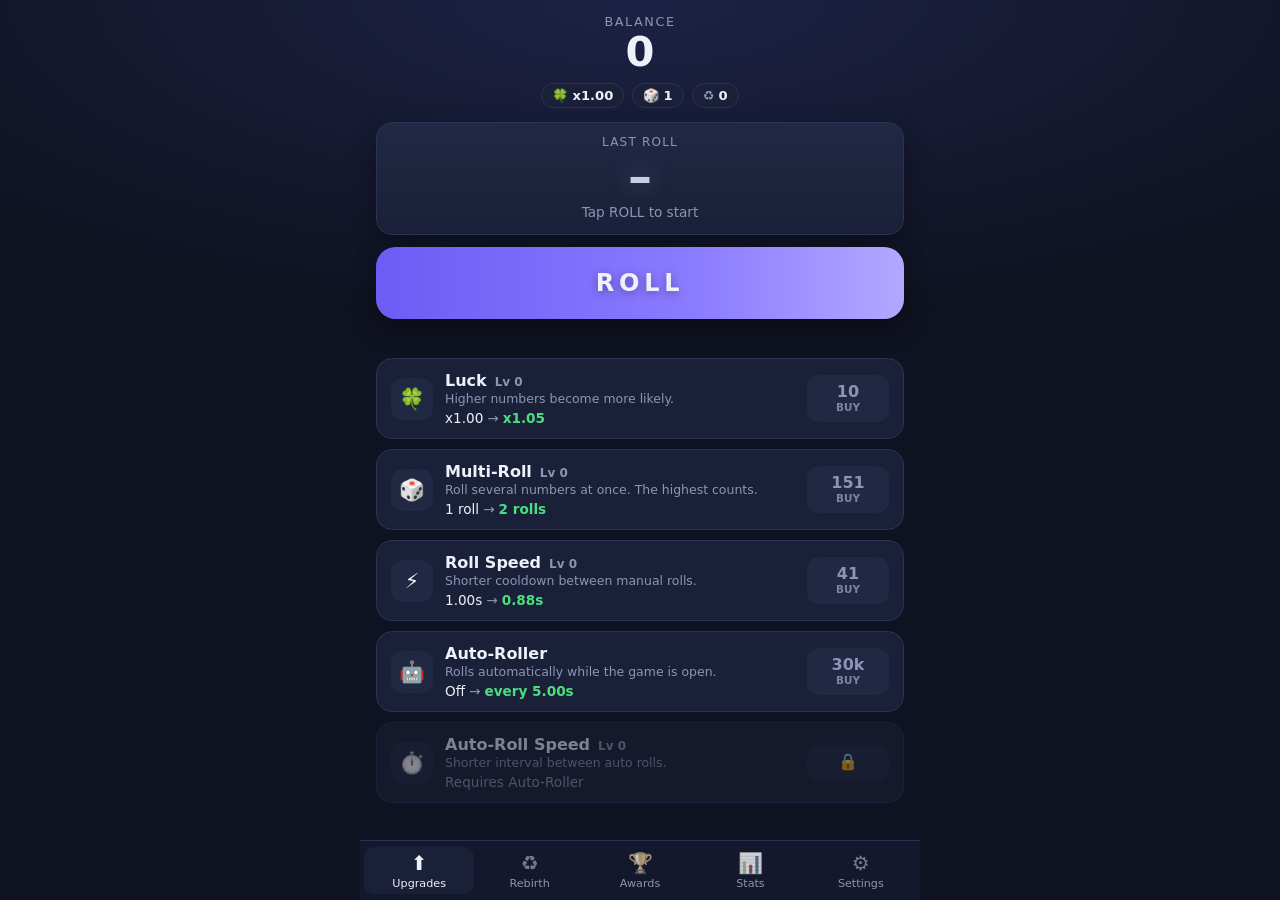
<file: infinite-roll/index.html>
<!DOCTYPE html>
<html lang="en">
<head>
  <meta charset="UTF-8" />
  <meta name="viewport" content="width=device-width, initial-scale=1, viewport-fit=cover" />
  <meta name="theme-color" content="#0f1220" />
  <meta name="apple-mobile-web-app-capable" content="yes" />
  <meta name="mobile-web-app-capable" content="yes" />
  <meta name="apple-mobile-web-app-status-bar-style" content="black-translucent" />
  <meta name="apple-mobile-web-app-title" content="Infinite Roll" />
  <title>Infinite Roll</title>
  <link rel="manifest" href="manifest.json" />
  <link rel="icon" href="icon.svg" type="image/svg+xml" />
  <link rel="apple-touch-icon" href="icon-192.png" />
  <link rel="stylesheet" href="style.css" />
</head>
<body>
  <div id="app">
    <header class="top">
      <div class="balance-label">Balance</div>
      <div id="currency" class="balance">0</div>
      <div class="chips">
        <span class="chip" title="Effective Luck">🍀 <b id="chipLuck">x1.00</b></span>
        <span class="chip" title="Rolls per click">🎲 <b id="chipMulti">1</b></span>
        <span class="chip" title="Rebirths">♻️ <b id="chipRebirth">0</b></span>
      </div>
    </header>

    <section class="stage">
      <div class="result-card" id="resultCard">
        <div class="result-label">Last roll</div>
        <div id="result" class="result">–</div>
        <div id="odds" class="odds">Tap ROLL to start</div>
      </div>
      <button id="rollBtn" class="roll-btn" type="button">
        <span class="roll-fill" id="rollFill"></span>
        <span class="roll-text">ROLL</span>
      </button>
      <div id="autoStatus" class="auto-status"></div>
    </section>

    <main id="panel" class="panel">
      <section class="pane active" data-pane="upgrades"><div id="upgradeList" class="list"></div></section>
      <section class="pane" data-pane="rebirth"><div id="rebirthPane"></div></section>
      <section class="pane" data-pane="achievements">
        <div class="pane-head"><h2>Achievements</h2><span id="achCount" class="muted"></span></div>
        <div id="achList" class="ach-grid"></div>
      </section>
      <section class="pane" data-pane="stats"><h2>Statistics</h2><div id="statList" class="stats"></div></section>
      <section class="pane" data-pane="settings">
        <h2>Settings</h2>
        <div class="card setting">
          <div><b>Vibration</b><div class="muted small">On mega rolls (Android only)</div></div>
          <label class="switch"><input type="checkbox" id="optVibration" /><span></span></label>
        </div>
        <div class="card setting">
          <div><b>Auto-Roller</b><div class="muted small">Pause or resume automatic rolling</div></div>
          <label class="switch"><input type="checkbox" id="optAuto" /><span></span></label>
        </div>
        <div class="card">
          <b>Save data</b>
          <div class="muted small">Copy the text to back up your progress, paste it to restore.</div>
          <textarea id="saveText" rows="3" spellcheck="false" placeholder="Save code"></textarea>
          <div class="row">
            <button class="btn" id="btnExport" type="button">Export</button>
            <button class="btn" id="btnImport" type="button">Import</button>
          </div>
        </div>
        <div class="card">
          <b>Reset</b>
          <div class="muted small">Deletes all progress, including achievements.</div>
          <button class="btn danger" id="btnReset" type="button">Reset game</button>
        </div>
        <p class="muted small center">Infinite Roll · progress is saved on this device</p>
      </section>
    </main>

    <nav class="tabs">
      <button class="tab active" data-tab="upgrades" type="button"><span>⬆️</span>Upgrades</button>
      <button class="tab" data-tab="rebirth" type="button"><span>♻️</span>Rebirth<i class="dot" id="rebirthDot"></i></button>
      <button class="tab" data-tab="achievements" type="button"><span>🏆</span>Awards</button>
      <button class="tab" data-tab="stats" type="button"><span>📊</span>Stats</button>
      <button class="tab" data-tab="settings" type="button"><span>⚙️</span>Settings</button>
    </nav>
  </div>

  <canvas id="fx"></canvas>

  <div id="mega" class="mega hidden">
    <div class="mega-title" id="megaTitle">MEGA ROLL!</div>
    <div class="mega-value" id="megaValue">0</div>
    <div class="mega-odds" id="megaOdds"></div>
    <div class="mega-hint">tap to continue</div>
  </div>

  <div id="modal" class="modal hidden">
    <div class="modal-box">
      <h3 id="modalTitle"></h3>
      <div id="modalText"></div>
      <div class="row">
        <button class="btn" id="modalCancel" type="button">Cancel</button>
        <button class="btn primary" id="modalOk" type="button">OK</button>
      </div>
    </div>
  </div>

  <div id="toasts" class="toasts"></div>

  <script src="config.js"></script>
  <script src="logic.js"></script>
  <script src="achievements.js"></script>
  <script src="game.js"></script>
</body>
</html>
</file>
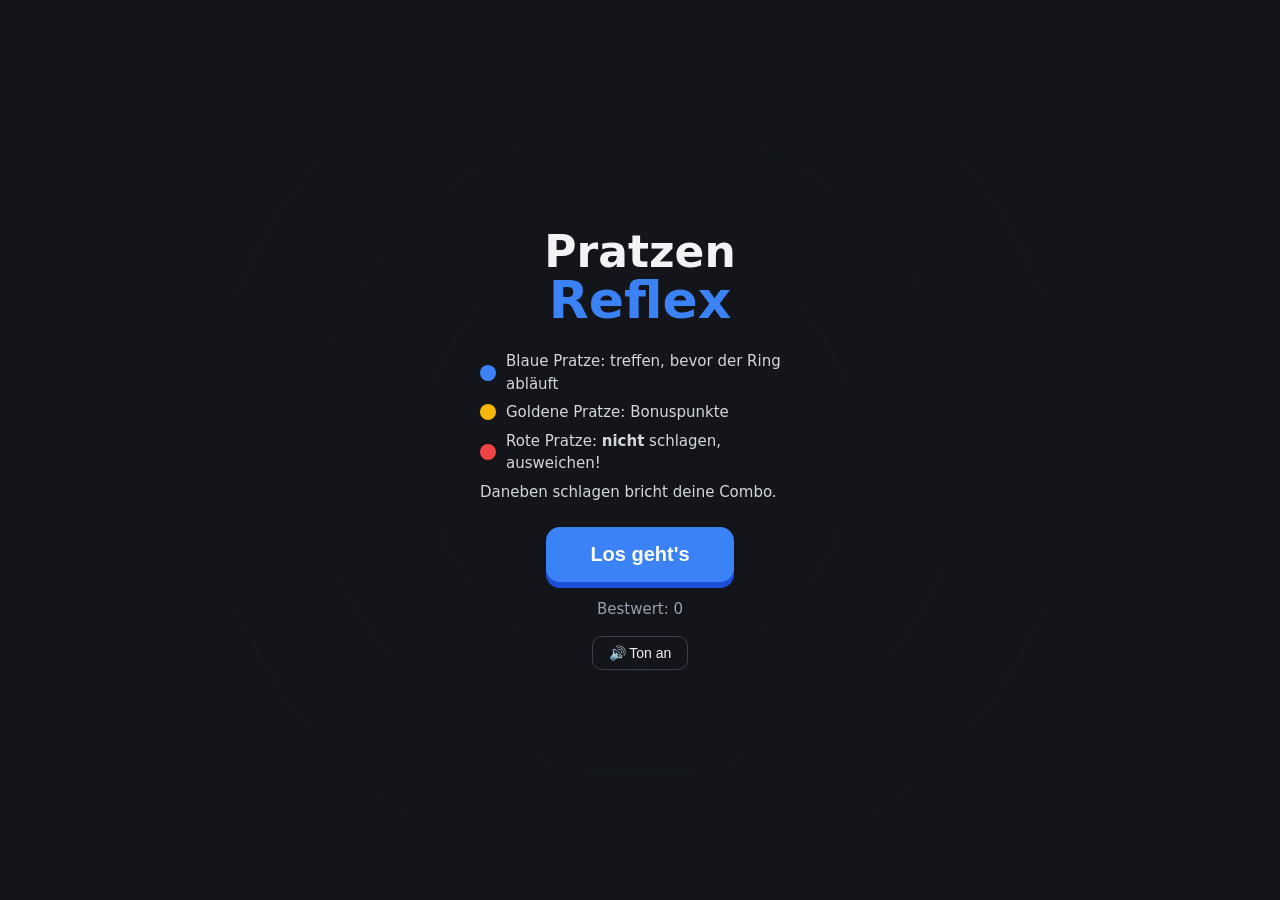
<file: spiel/index.html>
<!DOCTYPE html>
<html lang="de">
<head>
  <meta charset="UTF-8" />
  <meta name="viewport" content="width=device-width, initial-scale=1, maximum-scale=1, user-scalable=no, viewport-fit=cover" />
  <meta name="theme-color" content="#14161c" />
  <meta name="apple-mobile-web-app-capable" content="yes" />
  <meta name="apple-mobile-web-app-status-bar-style" content="black-translucent" />
  <title>Pratzen-Reflex</title>
  <link rel="manifest" href="manifest.json" />
  <link rel="icon" href="icon.svg" type="image/svg+xml" />
  <link rel="apple-touch-icon" href="icon-192.png" />
  <link rel="stylesheet" href="game.css" />
</head>
<body>
  <canvas id="c"></canvas>

  <div id="hud" class="hidden">
    <div class="hud-item"><span class="lbl">Punkte</span><span id="score">0</span></div>
    <div class="hud-item center"><span class="lbl">Combo</span><span id="combo">x1</span></div>
    <div class="hud-item right"><span class="lbl">Leben</span><span id="lives">❤❤❤</span></div>
  </div>

  <section id="start" class="screen">
    <h1>Pratzen<span>Reflex</span></h1>
    <ul class="rules">
      <li><i class="dot blue"></i><span>Blaue Pratze: treffen, bevor der Ring abläuft</span></li>
      <li><i class="dot gold"></i><span>Goldene Pratze: Bonuspunkte</span></li>
      <li><i class="dot red"></i><span>Rote Pratze: <b>nicht</b> schlagen, ausweichen!</span></li>
      <li>Daneben schlagen bricht deine Combo.</li>
    </ul>
    <button id="btnStart" class="btn">Los geht's</button>
    <p class="best">Bestwert: <span id="bestStart">0</span></p>
    <button id="btnSound" class="btn-small">🔊 Ton an</button>
  </section>

  <section id="over" class="screen hidden">
    <h2>K.O.</h2>
    <p class="final"><span id="finalScore">0</span><small>Punkte</small></p>
    <p id="newBest" class="new-best hidden">Neuer Bestwert!</p>
    <p class="best">Bestwert: <span id="bestOver">0</span></p>
    <p class="stats" id="stats"></p>
    <button id="btnAgain" class="btn">Nochmal</button>
  </section>

  <script src="game.js"></script>
</body>
</html>
</file>
<file: infinite-roll/style.css>
:root {
  --bg: #0f1220;
  --bg-2: #151a2e;
  --card: #1a2038;
  --card-2: #212843;
  --line: #2b3354;
  --text: #eef0fa;
  --muted: #8d94b5;
  --accent: #8b7bff;
  --accent-2: #b3a8ff;
  --good: #4ade80;
  --danger: #f87171;

  /* Seltenheitsfarben */
  --r-common: #c9cde0;
  --r-uncommon: #4ade80;
  --r-rare: #38bdf8;
  --r-epic: #c084fc;
  --r-legendary: #fbbf24;
  --r-mythic: #fb7185;

  --radius: 16px;
  --shadow: 0 8px 24px rgba(0, 0, 0, 0.35);
  --safe-top: env(safe-area-inset-top, 0px);
  --safe-bottom: env(safe-area-inset-bottom, 0px);
}

* { box-sizing: border-box; -webkit-tap-highlight-color: transparent; }

html, body {
  margin: 0;
  height: 100%;
  background: var(--bg);
  color: var(--text);
  font-family: system-ui, -apple-system, "Segoe UI", Roboto, sans-serif;
  overscroll-behavior: none;
}

body {
  background: radial-gradient(120% 60% at 50% 0%, #1d2245 0%, var(--bg) 60%);
}

button { font: inherit; color: inherit; touch-action: manipulation; }
h2 { font-size: 1.1rem; margin: 4px 0 12px; }
h3 { margin: 0 0 10px; }
.muted { color: var(--muted); }
.small { font-size: 0.82rem; }
.center { text-align: center; }
.hidden { display: none !important; }
.row { display: flex; gap: 10px; margin-top: 10px; }
.row .btn { flex: 1; }
.num { font-variant-numeric: tabular-nums; }

#app {
  height: 100%;
  max-width: 560px;
  margin: 0 auto;
  display: flex;
  flex-direction: column;
}

/* ---------- Kopfbereich ---------- */
.top {
  padding: calc(14px + var(--safe-top)) 16px 6px;
  text-align: center;
}
.balance-label { color: var(--muted); font-size: 0.8rem; letter-spacing: 0.12em; text-transform: uppercase; }
.balance {
  font-size: 2.6rem;
  font-weight: 800;
  font-variant-numeric: tabular-nums;
  line-height: 1.1;
  transition: transform 0.12s;
}
.balance.bump { transform: scale(1.06); }
.chips { display: flex; justify-content: center; gap: 8px; margin-top: 8px; flex-wrap: wrap; }
.chip {
  background: var(--card);
  border: 1px solid var(--line);
  border-radius: 999px;
  padding: 4px 10px;
  font-size: 0.82rem;
  color: var(--muted);
}
.chip b { color: var(--text); font-variant-numeric: tabular-nums; }

/* ---------- Würfelbereich ---------- */
.stage { padding: 8px 16px 10px; display: flex; flex-direction: column; align-items: center; gap: 12px; }

.result-card {
  width: 100%;
  background: linear-gradient(180deg, var(--card-2), var(--card));
  border: 1px solid var(--line);
  border-radius: var(--radius);
  box-shadow: var(--shadow);
  padding: 12px 16px 14px;
  text-align: center;
  --tier: var(--r-common);
}
.result-label { color: var(--muted); font-size: 0.75rem; text-transform: uppercase; letter-spacing: 0.1em; }
.result {
  font-size: 3rem;
  font-weight: 800;
  font-variant-numeric: tabular-nums;
  color: var(--tier);
  text-shadow: 0 0 24px color-mix(in srgb, var(--tier) 35%, transparent);
  line-height: 1.15;
  min-height: 1.15em;
}
.result.spin { animation: spin 0.32s ease-out; }
.result.pop { animation: pop 0.28s ease-out; }
.odds { color: var(--muted); font-size: 0.85rem; min-height: 1.2em; }
.odds b { color: var(--tier); }

@keyframes spin {
  0% { transform: translateY(-6px) scale(0.92); opacity: 0.55; filter: blur(1.5px); }
  100% { transform: none; opacity: 1; filter: none; }
}
@keyframes pop {
  0% { transform: scale(0.85); }
  60% { transform: scale(1.08); }
  100% { transform: scale(1); }
}

.roll-btn {
  position: relative;
  overflow: hidden;
  width: 100%;
  height: 72px;
  border: none;
  border-radius: 20px;
  background: var(--card-2);
  box-shadow: var(--shadow), inset 0 0 0 1px var(--line);
  cursor: pointer;
  user-select: none;
  -webkit-user-select: none;
  transition: transform 0.08s;
}
.roll-btn:active { transform: scale(0.97); }
.roll-fill {
  position: absolute;
  inset: 0;
  width: 100%;
  background: linear-gradient(90deg, #6d5cf5, var(--accent) 60%, var(--accent-2));
  transform-origin: left;
}
.roll-btn.cooling .roll-fill { opacity: 0.55; }
.roll-text {
  position: relative;
  font-size: 1.5rem;
  font-weight: 800;
  letter-spacing: 0.2em;
  text-shadow: 0 2px 8px rgba(0, 0, 0, 0.35);
}
.auto-status { color: var(--muted); font-size: 0.8rem; min-height: 1em; }
.auto-status .pulse { display: inline-block; width: 7px; height: 7px; border-radius: 50%; background: var(--good); margin-right: 6px; animation: blink 1.2s infinite; }
@keyframes blink { 50% { opacity: 0.25; } }

/* ---------- Panel / Tabs ---------- */
.panel {
  flex: 1;
  min-height: 0;
  overflow-y: auto;
  padding: 4px 16px 16px;
  -webkit-overflow-scrolling: touch;
}
.pane { display: none; }
.pane.active { display: block; animation: fade 0.18s ease-out; }
@keyframes fade { from { opacity: 0; transform: translateY(4px); } to { opacity: 1; transform: none; } }
.pane-head { display: flex; align-items: baseline; justify-content: space-between; }

.tabs {
  display: flex;
  background: rgba(21, 26, 46, 0.92);
  backdrop-filter: blur(10px);
  border-top: 1px solid var(--line);
  padding: 6px 4px calc(6px + var(--safe-bottom));
}
.tab {
  position: relative;
  flex: 1;
  background: none;
  border: none;
  color: var(--muted);
  font-size: 0.7rem;
  padding: 4px 0;
  display: flex;
  flex-direction: column;
  align-items: center;
  gap: 2px;
  cursor: pointer;
  border-radius: 10px;
}
.tab span { font-size: 1.25rem; filter: grayscale(0.7); opacity: 0.8; }
.tab.active { color: var(--text); background: var(--card); }
.tab.active span { filter: none; opacity: 1; }
.tab .dot {
  position: absolute; top: 4px; right: calc(50% - 18px);
  width: 9px; height: 9px; border-radius: 50%; background: var(--good);
  box-shadow: 0 0 8px var(--good);
  display: none;
}
.tab .dot.on { display: block; }

/* ---------- Karten / Upgrades ---------- */
.list { display: flex; flex-direction: column; gap: 10px; }
.card {
  background: var(--card);
  border: 1px solid var(--line);
  border-radius: var(--radius);
  padding: 12px 14px;
  margin-bottom: 10px;
}
.list .card { margin-bottom: 0; }
.upg { display: flex; align-items: center; gap: 12px; }
.upg-icon {
  flex: none; width: 42px; height: 42px; border-radius: 12px;
  display: grid; place-items: center; font-size: 1.3rem;
  background: var(--card-2);
}
.upg-body { flex: 1; min-width: 0; }
.upg-title { font-weight: 700; display: flex; gap: 8px; align-items: baseline; }
.upg-lvl { color: var(--muted); font-size: 0.75rem; font-weight: 600; }
.upg-desc { color: var(--muted); font-size: 0.78rem; margin-top: 1px; }
.upg-val { font-size: 0.85rem; margin-top: 4px; font-variant-numeric: tabular-nums; }
.upg-val .arrow { color: var(--muted); margin: 0 4px; }
.upg-val .next { color: var(--good); font-weight: 700; }
.upg.locked { opacity: 0.5; }

.btn {
  border: 1px solid var(--line);
  background: var(--card-2);
  border-radius: 12px;
  padding: 10px 14px;
  font-weight: 700;
  cursor: pointer;
}
.btn.primary { background: var(--accent); border-color: transparent; color: #fff; }
.btn.danger { background: transparent; border-color: var(--danger); color: var(--danger); margin-top: 10px; width: 100%; }
.btn:disabled { opacity: 0.45; cursor: default; }
.buy {
  flex: none;
  min-width: 82px;
  padding: 8px 10px;
  border-radius: 12px;
  border: none;
  background: var(--accent);
  color: #fff;
  font-weight: 800;
  font-variant-numeric: tabular-nums;
  cursor: pointer;
  line-height: 1.15;
}
.buy small { display: block; font-size: 0.65rem; font-weight: 600; opacity: 0.85; }
.buy:disabled { background: var(--card-2); color: var(--muted); cursor: default; }
.buy.max { background: transparent; color: var(--good); border: 1px solid var(--good); }

/* ---------- Rebirth ---------- */
.reb-hero { text-align: center; padding: 18px 14px; }
.reb-mult { font-size: 2rem; font-weight: 800; color: var(--accent-2); }
.progress { height: 10px; background: var(--card-2); border-radius: 999px; overflow: hidden; margin: 10px 0 6px; }
.progress > div { height: 100%; background: linear-gradient(90deg, var(--accent), var(--good)); border-radius: 999px; transition: width 0.3s; }
.reb-btn { width: 100%; margin-top: 12px; padding: 14px; font-size: 1.05rem; }

/* ---------- Achievements ---------- */
.ach-grid { display: grid; grid-template-columns: 1fr 1fr; gap: 10px; }
.ach {
  background: var(--card);
  border: 1px solid var(--line);
  border-radius: 14px;
  padding: 10px;
  display: flex; gap: 10px; align-items: center;
}
.ach .ic { font-size: 1.5rem; flex: none; }
.ach b { display: block; font-size: 0.85rem; }
.ach span { display: block; font-size: 0.72rem; color: var(--muted); }
.ach.locked .ic { filter: grayscale(1); opacity: 0.35; }
.ach.locked b { color: var(--muted); }
.ach.done { border-color: color-mix(in srgb, var(--r-legendary) 45%, var(--line)); }

/* ---------- Statistik ---------- */
.stats { display: flex; flex-direction: column; gap: 8px; }
.stat { display: flex; justify-content: space-between; background: var(--card); border: 1px solid var(--line); border-radius: 12px; padding: 10px 14px; }
.stat b { font-variant-numeric: tabular-nums; }

/* ---------- Settings ---------- */
.setting { display: flex; justify-content: space-between; align-items: center; gap: 12px; }
textarea {
  width: 100%; margin-top: 8px; resize: vertical;
  background: var(--bg); color: var(--text);
  border: 1px solid var(--line); border-radius: 10px; padding: 8px;
  font-family: ui-monospace, monospace; font-size: 0.75rem;
}
.switch { position: relative; width: 48px; height: 28px; flex: none; }
.switch input { opacity: 0; width: 0; height: 0; }
.switch span { position: absolute; inset: 0; background: var(--card-2); border: 1px solid var(--line); border-radius: 999px; transition: 0.2s; cursor: pointer; }
.switch span::after { content: ""; position: absolute; width: 22px; height: 22px; left: 2px; top: 2px; border-radius: 50%; background: var(--muted); transition: 0.2s; }
.switch input:checked + span { background: var(--accent); }
.switch input:checked + span::after { transform: translateX(20px); background: #fff; }
.switch input:disabled + span { opacity: 0.4; }

/* ---------- Effekte ---------- */
#fx { position: fixed; inset: 0; width: 100%; height: 100%; pointer-events: none; z-index: 30; }

.mega {
  position: fixed; inset: 0; z-index: 20;
  display: flex; flex-direction: column; align-items: center; justify-content: center;
  text-align: center; padding: 24px;
  background:
    radial-gradient(circle at 50% 45%, color-mix(in srgb, var(--tier) 32%, transparent), transparent 62%),
    rgba(10, 12, 24, 0.96);
  animation: megaIn 0.35s ease-out;
  --tier: var(--r-rare);
}
.mega::before {
  content: ""; position: absolute; inset: 0; background: var(--tier);
  animation: flash 0.5s ease-out forwards; pointer-events: none;
}
.mega-title { font-size: 1.6rem; font-weight: 900; letter-spacing: 0.15em; color: var(--tier); text-shadow: 0 0 20px var(--tier); animation: pulse 0.9s ease-in-out infinite; }
.mega-value { font-size: clamp(3rem, 18vw, 5.5rem); font-weight: 900; font-variant-numeric: tabular-nums; margin: 8px 0; text-shadow: 0 0 30px var(--tier); animation: zoom 0.6s cubic-bezier(0.2, 1.6, 0.4, 1); }
.mega-odds { font-size: 1.1rem; color: var(--tier); font-weight: 700; }
.mega-hint { position: absolute; bottom: calc(28px + var(--safe-bottom)); color: var(--muted); font-size: 0.8rem; }
.mega.max .mega-value { font-size: clamp(2.6rem, 14vw, 4.5rem); }
@keyframes megaIn { from { opacity: 0; } to { opacity: 1; } }
@keyframes flash { from { opacity: 0.75; } to { opacity: 0; } }
@keyframes zoom { from { transform: scale(0.3); opacity: 0; } to { transform: scale(1); opacity: 1; } }
@keyframes pulse { 50% { transform: scale(1.06); } }

.modal { position: fixed; inset: 0; z-index: 40; background: rgba(5, 6, 14, 0.7); display: grid; place-items: center; padding: 16px; }
.modal-box { width: 100%; max-width: 380px; background: var(--card); border: 1px solid var(--line); border-radius: var(--radius); padding: 18px; box-shadow: var(--shadow); }
.modal-box p { margin: 6px 0; color: var(--muted); }
.modal-box p b { color: var(--text); }

.toasts { position: fixed; left: 0; right: 0; top: calc(10px + var(--safe-top)); z-index: 50; display: flex; flex-direction: column; align-items: center; gap: 8px; pointer-events: none; padding: 0 16px; }
.toast {
  background: var(--card-2); border: 1px solid color-mix(in srgb, var(--r-legendary) 50%, var(--line));
  border-radius: 14px; padding: 10px 14px; box-shadow: var(--shadow);
  display: flex; gap: 10px; align-items: center; max-width: 360px; width: 100%;
  animation: toastIn 0.3s ease-out, toastOut 0.3s ease-in 2.7s forwards;
}
.toast .ic { font-size: 1.4rem; }
.toast small { display: block; color: var(--r-legendary); font-size: 0.7rem; text-transform: uppercase; letter-spacing: 0.1em; }
@keyframes toastIn { from { transform: translateY(-20px); opacity: 0; } }
@keyframes toastOut { to { transform: translateY(-20px); opacity: 0; } }

/* Niedrige Bildschirme: etwas kompakter */
@media (max-height: 700px) {
  .balance { font-size: 2.1rem; }
  .result { font-size: 2.4rem; }
  .roll-btn { height: 60px; }
}

@media (prefers-reduced-motion: reduce) {
  *, *::before, *::after { animation-duration: 0.01ms !important; transition: none !important; }
}
</file>
<file: spiel/game.css>
:root {
  --bg: #14161c;
  --fg: #f2f3f5;
  --muted: #9aa0ab;
  --blue: #3b82f6;
  --gold: #f5b70a;
  --red: #ef4444;
}

* { box-sizing: border-box; margin: 0; padding: 0; }

html, body {
  height: 100%;
  overflow: hidden;
  background: var(--bg);
  color: var(--fg);
  font-family: system-ui, -apple-system, "Segoe UI", Roboto, sans-serif;
  -webkit-user-select: none;
  user-select: none;
  -webkit-tap-highlight-color: transparent;
  touch-action: none;
  overscroll-behavior: none;
}

canvas { position: fixed; inset: 0; display: block; }

.hidden { display: none !important; }

/* HUD */
#hud {
  position: fixed;
  top: 0; left: 0; right: 0;
  display: flex;
  justify-content: space-between;
  padding: calc(env(safe-area-inset-top) + 10px) 16px 10px;
  pointer-events: none;
  font-variant-numeric: tabular-nums;
}
.hud-item { display: flex; flex-direction: column; min-width: 80px; }
.hud-item.center { align-items: center; }
.hud-item.right { align-items: flex-end; }
.hud-item .lbl { font-size: 11px; text-transform: uppercase; letter-spacing: .08em; color: var(--muted); }
.hud-item span:last-child { font-size: 22px; font-weight: 700; }
#lives { color: var(--red); letter-spacing: 2px; }
#combo.hot { color: var(--gold); }

/* Screens */
.screen {
  position: fixed;
  inset: 0;
  display: flex;
  flex-direction: column;
  align-items: center;
  justify-content: center;
  gap: 18px;
  padding: 24px 16px;
  text-align: center;
  background: rgba(20, 22, 28, .88);
  backdrop-filter: blur(4px);
}

h1 { font-size: 44px; line-height: 1; font-weight: 800; }
h1 span { display: block; color: var(--blue); font-size: 52px; }
h2 { font-size: 56px; font-weight: 900; color: var(--red); }

.rules { list-style: none; text-align: left; max-width: 320px; font-size: 15px; line-height: 1.5; color: #d4d7dd; }
.rules li { display: flex; align-items: center; gap: 10px; margin: 6px 0; }
.dot { width: 16px; height: 16px; border-radius: 50%; flex: none; }
.dot.blue { background: var(--blue); }
.dot.gold { background: var(--gold); }
.dot.red { background: var(--red); }

.btn {
  border: 0;
  border-radius: 14px;
  padding: 16px 44px;
  font-size: 20px;
  font-weight: 700;
  color: #fff;
  background: var(--blue);
  box-shadow: 0 6px 0 #1d4ed8;
  cursor: pointer;
}
.btn:active { transform: translateY(4px); box-shadow: 0 2px 0 #1d4ed8; }

.btn-small {
  border: 1px solid #3a3f4b;
  border-radius: 10px;
  padding: 8px 16px;
  font-size: 14px;
  color: var(--fg);
  background: transparent;
}

.best { color: var(--muted); font-size: 15px; }
.final { font-size: 64px; font-weight: 800; display: flex; flex-direction: column; line-height: 1; }
.final small { font-size: 14px; font-weight: 400; color: var(--muted); margin-top: 6px; }
.new-best { color: var(--gold); font-weight: 700; font-size: 18px; }
.stats { color: var(--muted); font-size: 14px; line-height: 1.6; }
</file>
